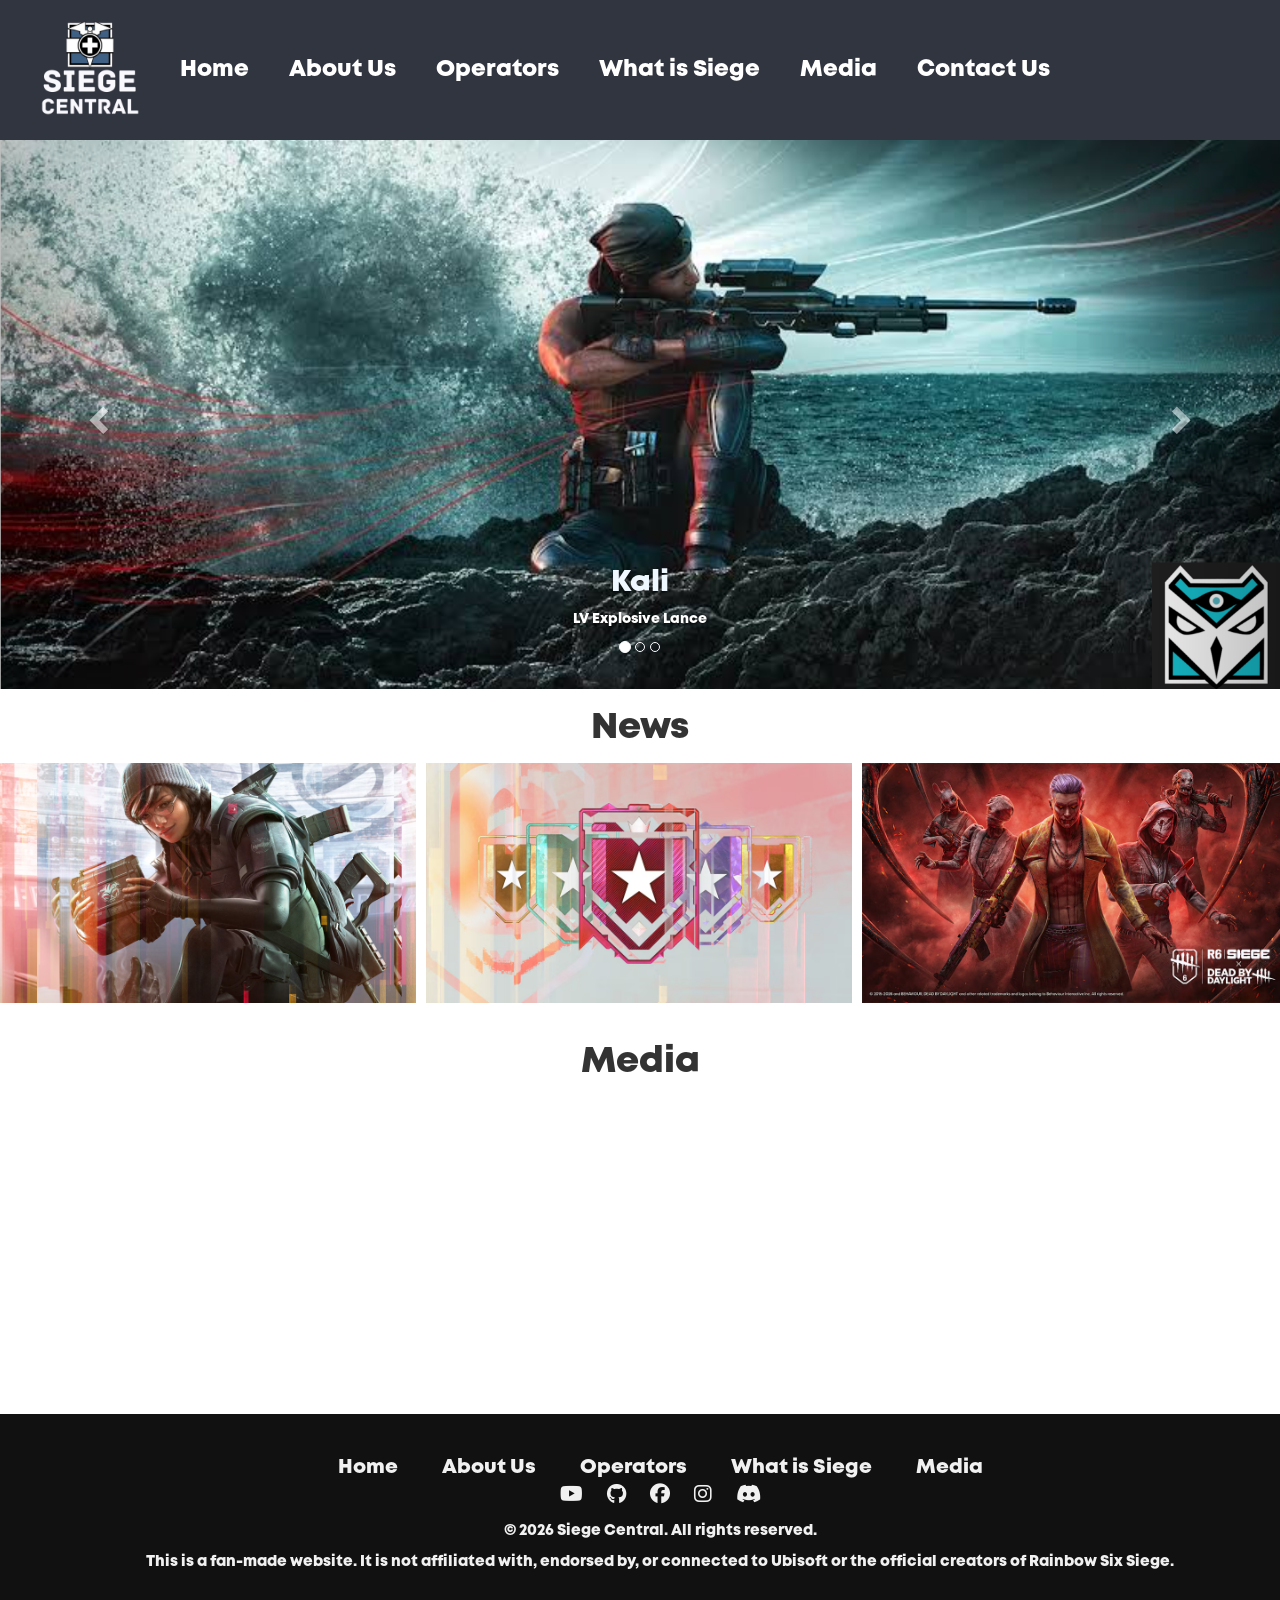
<file: index.html>
<!DOCTYPE html>
<html lang="en">
<head>
  <meta charset="UTF-8">
  <meta name="viewport" content="width=device-width, initial-scale=1.0">
  <title>Siege Central</title>
  <link rel="icon" type="image/x-icon" href="images/Logo.png">
  <link rel="stylesheet" href="https://cdnjs.cloudflare.com/ajax/libs/font-awesome/4.7.0/css/font-awesome.min.css">
  <link rel="stylesheet" href="styles.css">
  <script src="javascript.js"></script>
  <link rel="stylesheet" href="https://maxcdn.bootstrapcdn.com/bootstrap/3.4.1/css/bootstrap.min.css">
  <link rel="stylesheet" href="https://cdnjs.cloudflare.com/ajax/libs/font-awesome/6.5.1/css/all.min.css">
  <script src="https://ajax.googleapis.com/ajax/libs/jquery/3.7.1/jquery.min.js"></script>
  <script src="https://maxcdn.bootstrapcdn.com/bootstrap/3.4.1/js/bootstrap.min.js"></script>
</head>
<body>
<div class="grid-container">
  <!--Navigation bar-->
  <div class="nav-bar" id="nav-bar">
    <ul>
      <a href="index.html">
        <img src="Images/Logo.png" alt="Logo" class="Logo">
      </a>
      <a href="index.html" class="nav">Home</a>
      <a href="about_us.html" class="nav">About Us</a>
      <a href="Operators.html"class="nav">Operators</a>
      <a href="what_is_siege.html" class="nav">What is Siege</a>
      <a href="Media.html" class="nav">Media</a>
      <a href="contact_us.html" class="nav">Contact Us</a>
      <!-- Responsive menu icon-->
      <a href="javascript:void(0);" class="icon"onclick="myFunction()">
        <i class="fa fa-bars"></i>
      </a>
    </ul>

  </div>
  <!-- Hero section carousel-->
     <div id="myCarousel" class="carousel slide" data-ride="carousel">
    <!-- Indicators -->
    <ol class="carousel-indicators">
      <li data-target="#myCarousel" data-slide-to="0" class="active"></li>
      <li data-target="#myCarousel" data-slide-to="1"></li>
      <li data-target="#myCarousel" data-slide-to="2"></li>
    </ol>

    <!-- Wrapper for slides -->
    <div class="carousel-inner">

      <div class="item active">
        <div class="body-img">
          <img src="Images/Kali.png" alt="Kali" class="Kali" width="100%" height="auto">
        </div>
        <div class="carousel-caption">
          <a href="operators.html" class="op-names" style="text-decoration:none; color:aliceblue;">
            <h2>Kali</h2>
          </a>
          <p>LV Explosive Lance</p>
        </div>
      </div>

      <div class="item">
        <img src="Images/Tubarao.jpeg" alt="Tubarao" style="width:100%;">
        <div class="carousel-caption">
        <a href="operators.html" class="op-names" style="text-decoration:none; color:aliceblue;">
          <h2>Tubarao</h2>
        </a>
          <p>Zoto Canister</p>
        </div>
      </div>
    
      <div class="item">
        <img src="Images/image.png" alt="Deimos" style="width:100%;">
        <div class="carousel-caption">
        <a href="operators.html" class="op-names" style="text-decoration:none; color:aliceblue;">
          <h2>Deimos</h2>
        </a>
          <p>Deathmark Tracker</p>
        </div>
      </div>
  
    </div>

    <!-- Left and right controls -->
    <a class="left carousel-control" href="#myCarousel" data-slide="prev">
      <span class="glyphicon glyphicon-chevron-left"></span>
      <span class="sr-only">Previous</span>
    </a>
    <a class="right carousel-control" href="#myCarousel" data-slide="next">
      <span class="glyphicon glyphicon-chevron-right"></span>
      <span class="sr-only">Next</span>
    </a>
  </div>
</div>
  <!--News section-->
  <div class="news">
    <h1>News</h1>
    <div class="row">
      <div class="column">
        <img src="Images/dokkabei.png" width="100%">
        <div class="overlay">Dokkabei rework</div>
      </div>
      <div class="column">
        <img src="Images/Rank3.0.avif" width="100%">
        <div class="overlay">Ranked 3.0 Rework</div>
      </div>
      <div class="column">
        <img src="Images/dbdcollab.avif" width="100%">
        <div class="overlay">Dead by Daylight Collab</div>
      </div>
    </div>
    </div>
  <!--Media section-->
  <div class="media">
    <h1>Media</h1>
    <iframe width="33%" height="315" src="https://www.youtube.com/embed/LThlzHKvd4s?si=Yn6e0jEDKGofUhf2" title="YouTube video player" frameborder="0" allow="accelerometer; autoplay; clipboard-write; encrypted-media; gyroscope; picture-in-picture; web-share" referrerpolicy="strict-origin-when-cross-origin" allowfullscreen></iframe>
    <iframe width="33%" height="315" src="https://www.youtube.com/embed/hwdi_whVDbg?si=ptC27lumT3Irk-fT" title="YouTube video player" frameborder="0" allow="accelerometer; autoplay; clipboard-write; encrypted-media; gyroscope; picture-in-picture; web-share" referrerpolicy="strict-origin-when-cross-origin" allowfullscreen></iframe>
    <iframe width="33%" height="315" src="https://www.youtube.com/embed/5Qhl3EAI0oU?si=VtelX1U6nrJ2UpAR" title="YouTube video player" frameborder="0" allow="accelerometer; autoplay; clipboard-write; encrypted-media; gyroscope; picture-in-picture; web-share" referrerpolicy="strict-origin-when-cross-origin" allowfullscreen></iframe>
  </div>
  <!--Footer section-->
  <div class="footer">
    <ul>
    <div class="links">
      <a href="index.html">Home</a>
      <a href="about_us.html">About Us</a>
      <a href="Operators.html">Operators</a>
      <a href="what_is_siege.html">What is Siege</a>
      <a href="Media.html">Media</a>
    </div>
    <div class="icons">
      <a href="https://www.youtube.com/">
        <i class="fa-brands fa-youtube"></i>
      </a>
      <a href="https://github.com">      
        <i class="fa-brands fa-github"></i>
      </a>
      <a href="https://www.facebook.com/">
        <i class="fa-brands fa-facebook"></i>
      </a>
      <a href="https://www.instagram.com/">
        <i class="fa-brands fa-instagram"></i>
      </a>
      <a href="https://www.discord.com/">
        <i class="fa-brands fa-discord"></i>
      </a>
      </div>
    <div class="copyright">
      <p>© 2026 Siege Central. All rights reserved.</p>
      <p>This is a fan-made website. It is not affiliated with, endorsed by, or connected to Ubisoft or the official creators of Rainbow Six Siege.</p>
    </div>

    
  </ul>
  </div>
</div>
</body>
</html>
</file>
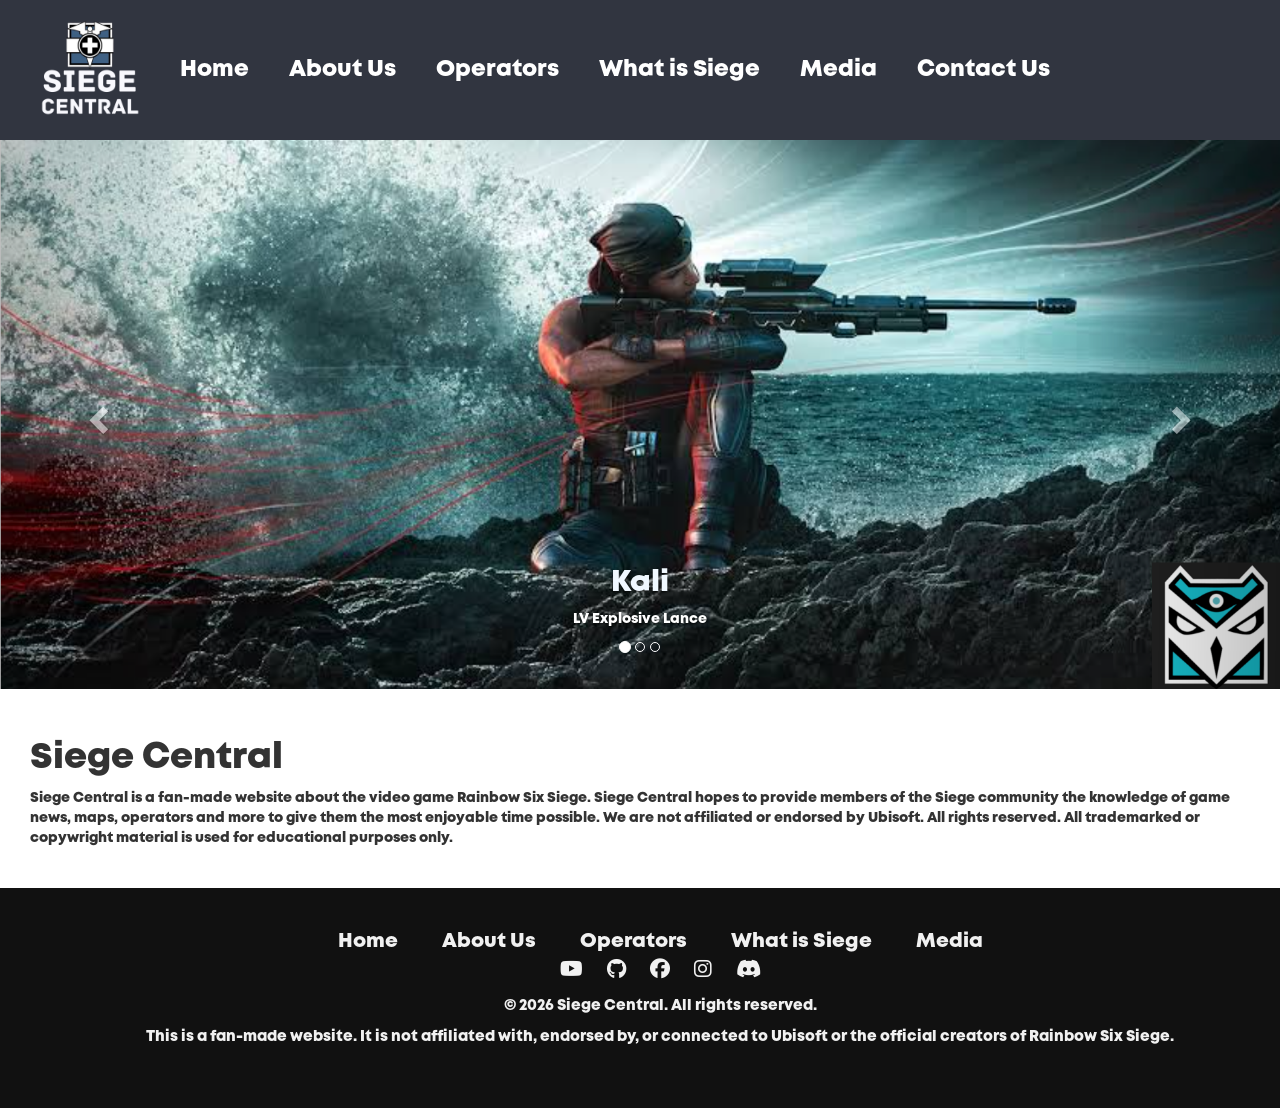
<file: about_us.html>
<!DOCTYPE html>
<html lang="en">
<head>
  <meta charset="UTF-8">
  <meta name="viewport" content="width=device-width, initial-scale=1.0">
  <title>Siege Central</title>
  <link rel="icon" type="image/x-icon" href="images/Logo.png">
  <link rel="stylesheet" href="https://cdnjs.cloudflare.com/ajax/libs/font-awesome/4.7.0/css/font-awesome.min.css">
  <link rel="stylesheet" href="styles.css">
  <script src="javascript.js"></script>
  <link rel="stylesheet" href="https://maxcdn.bootstrapcdn.com/bootstrap/3.4.1/css/bootstrap.min.css">
  <link rel="stylesheet" href="https://cdnjs.cloudflare.com/ajax/libs/font-awesome/6.5.1/css/all.min.css">
  <script src="https://ajax.googleapis.com/ajax/libs/jquery/3.7.1/jquery.min.js"></script>
  <script src="https://maxcdn.bootstrapcdn.com/bootstrap/3.4.1/js/bootstrap.min.js"></script>
</head>
<body>
<div class="grid-container">
  <!--Navigation bar-->
  <div class="nav-bar" id="nav-bar">
    <ul>
      <a href="index.html">
        <img src="Images/Logo.png" alt="Logo" class="Logo">
      </a>
      <a href="index.html" class="nav">Home</a>
      <a href="about_us.html" class="nav">About Us</a>
      <a href="Operators.html"class="nav">Operators</a>
      <a href="what_is_siege.html" class="nav">What is Siege</a>
      <a href="Media.html" class="nav">Media</a>
      <a href="contact_us.html" class="nav">Contact Us</a>
      <!-- Responsive menu icon-->
      <a href="javascript:void(0);" class="icon"onclick="myFunction()">
        <i class="fa fa-bars"></i>
      </a>
    </ul>
  </div>
  <!-- Hero section carousel-->
    <div id="myCarousel" class="carousel slide" data-ride="carousel">
    <ol class="carousel-indicators">
      <li data-target="#myCarousel" data-slide-to="0" class="active"></li>
      <li data-target="#myCarousel" data-slide-to="1"></li>
      <li data-target="#myCarousel" data-slide-to="2"></li>
    </ol>

    <!-- Wrapper for slides -->
    <div class="carousel-inner">

      <div class="item active">
        <div class="body-img">
          <img src="Images/Kali.png" alt="Kali" class="Kali" width="100%" height="auto">
        </div>
        <div class="carousel-caption">
          <a href="operators.html" class="op-names" style="text-decoration:none; color:aliceblue;">
            <h2>Kali</h2>
          </a>
          <p>LV Explosive Lance</p>
        </div>
      </div>

      <div class="item">
        <img src="Images/Tubarao.jpeg" alt="Tubarao" style="width:100%;">
        <div class="carousel-caption">
        <a href="operators.html" class="op-names" style="text-decoration:none; color:aliceblue;">
          <h2>Tubarao</h2>
        </a>
          <p>Zoto Canister</p>
        </div>
      </div>
    
      <div class="item">
        <img src="Images/image.png" alt="Deimos" style="width:100%;">
        <div class="carousel-caption">
        <a href="operators.html" class="op-names" style="text-decoration:none; color:aliceblue;">
          <h2>Deimos</h2>
        </a>
          <p>Deathmark Tracker</p>
        </div>
      </div>
  
    </div>

    <!-- Left and right controls -->
    <a class="left carousel-control" href="#myCarousel" data-slide="prev">
      <span class="glyphicon glyphicon-chevron-left"></span>
      <span class="sr-only">Previous</span>
    </a>
    <a class="right carousel-control" href="#myCarousel" data-slide="next">
      <span class="glyphicon glyphicon-chevron-right"></span>
      <span class="sr-only">Next</span>
    </a>
  </div>
</div>

<!--About us section-->
<div class="about_us">
  <h1>Siege Central</h1>
  <p>Siege Central is a fan-made website about the video game Rainbow Six Siege. Siege Central hopes to provide members of the Siege community the knowledge of game news, maps, operators and more to give them the most enjoyable time possible. We are not affiliated or endorsed by Ubisoft. All rights reserved. All trademarked or copywright material is used for educational purposes only.</p>
</div>

<!--Footer section-->
<div class="footer">
    <ul>
    <div class="links">
      <a href="index.html">Home</a>
      <a href="about_us.html">About Us</a>
      <a href="Operators.html">Operators</a>
      <a href="what_is_siege.html">What is Siege</a>
      <a href="Media.html">Media</a>
    </div>
    <div class="icons">
      <a href="https://www.youtube.com/">
        <i class="fa-brands fa-youtube"></i>
      </a>
      <a href="https://github.com">      
        <i class="fa-brands fa-github"></i>
      </a>
      <a href="https://www.facebook.com/">
        <i class="fa-brands fa-facebook"></i>
      </a>
      <a href="https://www.instagram.com/">
        <i class="fa-brands fa-instagram"></i>
      </a>
      <a href="https://www.discord.com/">
        <i class="fa-brands fa-discord"></i>
      </a>
      </div>
    <div class="copyright">
      <p>© 2026 Siege Central. All rights reserved.</p>
      <p>This is a fan-made website. It is not affiliated with, endorsed by, or connected to Ubisoft or the official creators of Rainbow Six Siege.</p>
    </div>
  </ul>
  </div>
  </div>
</div>
</body>
</html>
</file>
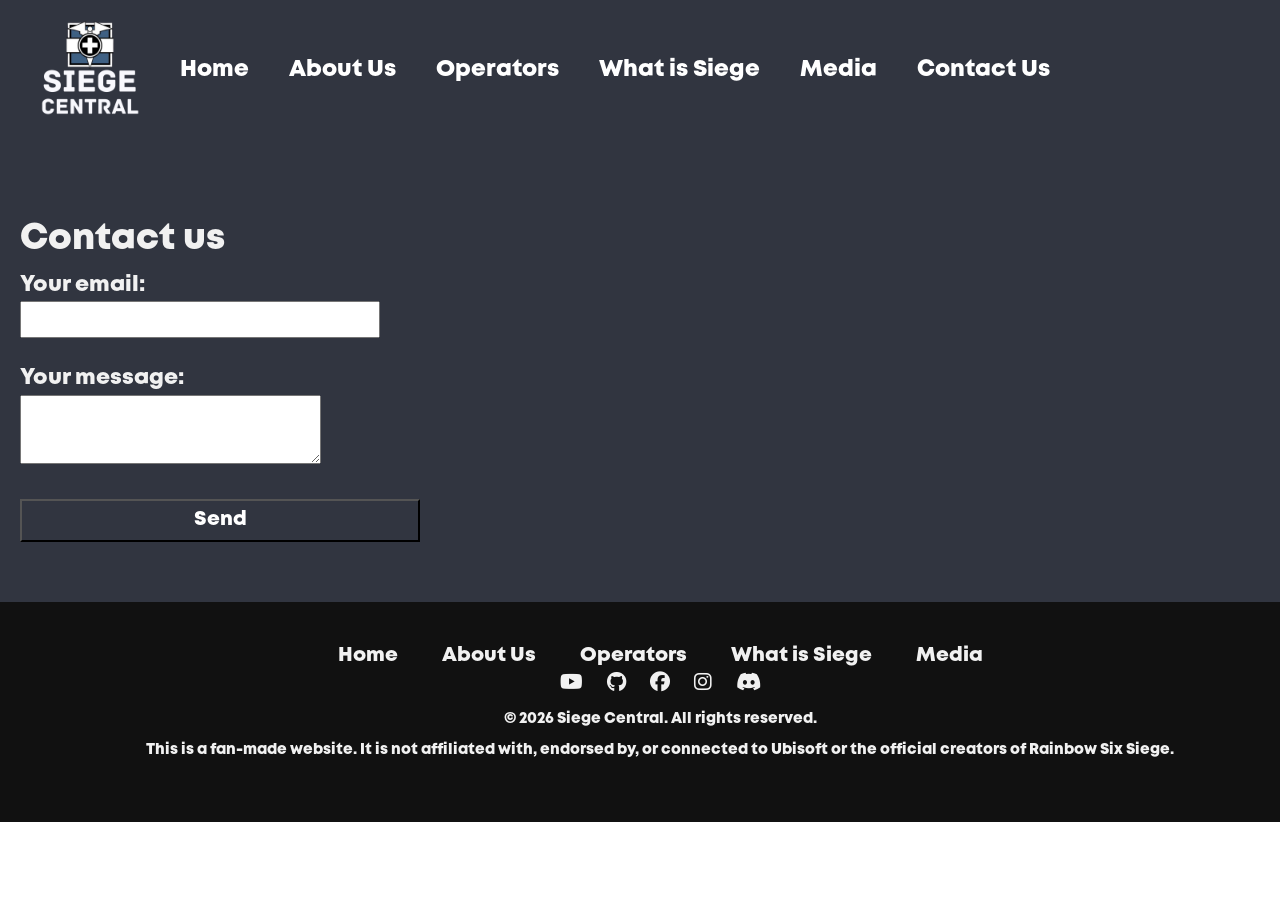
<file: contact_us.html>
<!DOCTYPE html>
<html lang="en">
<head>
  <meta charset="UTF-8">
  <meta name="viewport" content="width=device-width, initial-scale=1.0">
  <title>Siege Central</title>
  <link rel="icon" type="image/x-icon" href="images/Logo.png">
  <link rel="stylesheet" href="https://cdnjs.cloudflare.com/ajax/libs/font-awesome/4.7.0/css/font-awesome.min.css">
  <link rel="stylesheet" href="styles.css">
  <script src="javascript.js"></script>
  <link rel="stylesheet" href="https://maxcdn.bootstrapcdn.com/bootstrap/3.4.1/css/bootstrap.min.css">
  <link rel="stylesheet" href="https://cdnjs.cloudflare.com/ajax/libs/font-awesome/6.5.1/css/all.min.css">
  <script src="https://ajax.googleapis.com/ajax/libs/jquery/3.7.1/jquery.min.js"></script>
  <script src="https://maxcdn.bootstrapcdn.com/bootstrap/3.4.1/js/bootstrap.min.js"></script>
</head>
<body>
<div class="grid-container">
  <!--Navigation bar-->
  <div class="nav-bar" id="nav-bar">
    <ul>
      <a href="index.html">
        <img src="Images/Logo.png" alt="Logo" class="Logo">
      </a>
      <a href="index.html" class="nav">Home</a>
      <a href="about_us.html" class="nav">About Us</a>
      <a href="Operators.html"class="nav">Operators</a>
      <a href="what_is_siege.html" class="nav">What is Siege</a>
      <a href="Media.html" class="nav">Media</a>
      <a href="contact_us.html" class="nav">Contact Us</a>
      <!-- Responsive menu icon-->
      <a href="javascript:void(0);" class="icon"onclick="myFunction()">
        <i class="fa fa-bars"></i>
      </a>
    </ul>
  </div>
  <!--Contact us section-->
<div class="Contact_us">
  <h1>Contact us</h1>
  <div class="form">
    <form action="https://formspree.io/f/mwlkedyz" method="POST">
    <label>
     Your email:
      <input type="email" name="email" required>
    </label>
    <label>
     Your message:
     <textarea name="message" required></textarea>
   </label>
    <button type="submit" class="btn-send">Send</button>
</form>
</div>
</div>
<!--Footer section-->
<div class="footer">
    <ul>
    <div class="links">
      <a href="index.html">Home</a>
      <a href="about_us.html">About Us</a>
      <a href="Operators.html">Operators</a>
      <a href="what_is_siege.html">What is Siege</a>
      <a href="Media.html">Media</a>
    </div>
    <div class="icons">
      <a href="https://www.youtube.com/">
        <i class="fa-brands fa-youtube"></i>
      </a>
      <a href="https://github.com">      
        <i class="fa-brands fa-github"></i>
      </a>
      <a href="https://www.facebook.com/">
        <i class="fa-brands fa-facebook"></i>
      </a>
      <a href="https://www.instagram.com/">
        <i class="fa-brands fa-instagram"></i>
      </a>
      <a href="https://www.discord.com/">
        <i class="fa-brands fa-discord"></i>
      </a>
      </div>
    <div class="copyright">
      <p>© 2026 Siege Central. All rights reserved.</p>
      <p>This is a fan-made website. It is not affiliated with, endorsed by, or connected to Ubisoft or the official creators of Rainbow Six Siege.</p>
    </div>
  </ul>
  </div>
  </div>
</div>
</body>
</html>
</file>
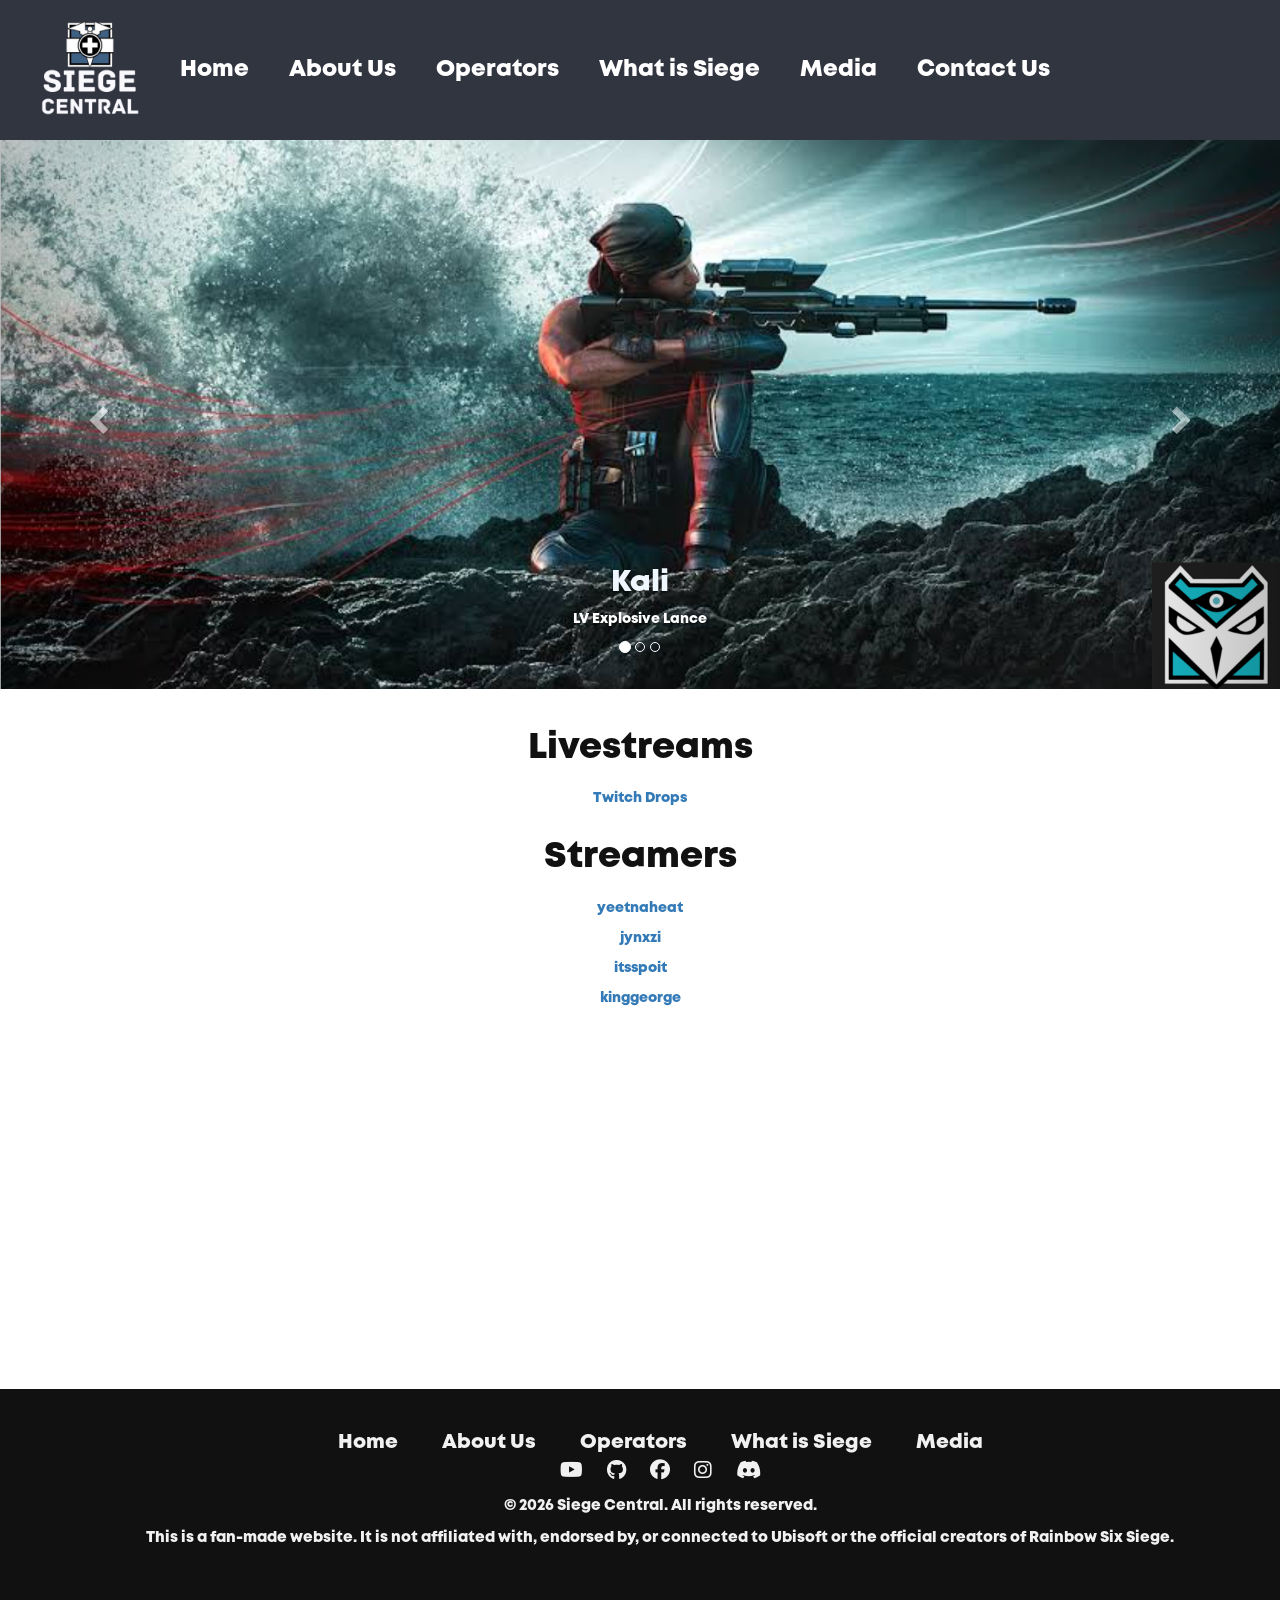
<file: Media.html>
<!DOCTYPE html>
<html lang="en">
<head>
  <meta charset="UTF-8">
  <meta name="viewport" content="width=device-width, initial-scale=1.0">
  <title>Siege Central</title>
  <link rel="icon" type="image/x-icon" href="images/Logo.png">
  <link rel="stylesheet" href="https://cdnjs.cloudflare.com/ajax/libs/font-awesome/4.7.0/css/font-awesome.min.css">
  <link rel="stylesheet" href="styles.css">
  <script src="javascript.js"></script>
  <link rel="stylesheet" href="https://maxcdn.bootstrapcdn.com/bootstrap/3.4.1/css/bootstrap.min.css">
  <link rel="stylesheet" href="https://cdnjs.cloudflare.com/ajax/libs/font-awesome/6.5.1/css/all.min.css">
  <script src="https://ajax.googleapis.com/ajax/libs/jquery/3.7.1/jquery.min.js"></script>
  <script src="https://maxcdn.bootstrapcdn.com/bootstrap/3.4.1/js/bootstrap.min.js"></script>
</head>
<body>
<div class="grid-container">
  <!--Navigation bar-->
  <div class="nav-bar" id="nav-bar">
    <ul>
      <a href="index.html">
        <img src="Images/Logo.png" alt="Logo" class="Logo">
      </a>
      <a href="index.html" class="nav">Home</a>
      <a href="about_us.html" class="nav">About Us</a>
      <a href="Operators.html"class="nav">Operators</a>
      <a href="what_is_siege.html" class="nav">What is Siege</a>
      <a href="Media.html" class="nav">Media</a>
      <a href="contact_us.html" class="nav">Contact Us</a>
      <!-- Responsive menu icon-->
      <a href="javascript:void(0);" class="icon"onclick="myFunction()">
        <i class="fa fa-bars"></i>
      </a>
    </ul>
  </div>
  <!-- Hero section carousel-->
     <div id="myCarousel" class="carousel slide" data-ride="carousel">
    <!-- Indicators -->
    <ol class="carousel-indicators">
      <li data-target="#myCarousel" data-slide-to="0" class="active"></li>
      <li data-target="#myCarousel" data-slide-to="1"></li>
      <li data-target="#myCarousel" data-slide-to="2"></li>
    </ol>

    <!-- Wrapper for slides -->
    <div class="carousel-inner">

      <div class="item active">
        <div class="body-img">
          <img src="Images/Kali.png" alt="Kali" class="Kali" width="100%" height="auto">
        </div>
        <div class="carousel-caption">
          <a href="operators.html" class="op-names" style="text-decoration:none; color:aliceblue;">
            <h2>Kali</h2>
          </a>
          <p>LV Explosive Lance</p>
        </div>
      </div>

      <div class="item">
        <img src="Images/Tubarao.jpeg" alt="Tubarao" style="width:100%;">
        <div class="carousel-caption">
        <a href="operators.html" class="op-names" style="text-decoration:none; color:aliceblue;">
          <h2>Tubarao</h2>
        </a>
          <p>Zoto Canister</p>
        </div>
      </div>
    
      <div class="item">
        <img src="Images/image.png" alt="Deimos" style="width:100%;">
        <div class="carousel-caption">
        <a href="operators.html" class="op-names" style="text-decoration:none; color:aliceblue;">
          <h2>Deimos</h2>
        </a>
          <p>Deathmark Tracker</p>
        </div>
      </div>
  
    </div>

    <!-- Left and right controls -->
    <a class="left carousel-control" href="#myCarousel" data-slide="prev">
      <span class="glyphicon glyphicon-chevron-left"></span>
      <span class="sr-only">Previous</span>
    </a>
    <a class="right carousel-control" href="#myCarousel" data-slide="next">
      <span class="glyphicon glyphicon-chevron-right"></span>
      <span class="sr-only">Next</span>
    </a>
  </div>
</div>
<!--Livestreams section-->
<div class="livestreams">
  <h1>Livestreams</h1>
  <a href="https://twitchdrops.app/game/tom-clancys-rainbow-six-siege">Twitch Drops</a>
  <h1>Streamers</h1>
  <a href="https://www.twitch.tv/yeetnaheat">yeetnaheat</a>
  <a href="https://twitch.tv/jynxzi">jynxzi</a>
  <a href="https://www.twitch.tv/itsspoit">itsspoit</a>
  <a href="https://www.twitch.tv/kinggeorge">kinggeorge</a>
</div>
<div class="videos">
  <iframe width="24.5%" height="315" src="https://www.youtube.com/embed/PbIUFBtpnCY?si=etRcniBxp8WzpjSh" title="YouTube video player" frameborder="0" allow="accelerometer; autoplay; clipboard-write; encrypted-media; gyroscope; picture-in-picture; web-share" referrerpolicy="strict-origin-when-cross-origin" allowfullscreen></iframe>
  <iframe width="24.5%" height="315" src="https://www.youtube.com/embed/x6nClFB0ZTA?si=3wsGakMVO32a7ZJE" title="YouTube video player" frameborder="0" allow="accelerometer; autoplay; clipboard-write; encrypted-media; gyroscope; picture-in-picture; web-share" referrerpolicy="strict-origin-when-cross-origin" allowfullscreen></iframe>
  <iframe width="24.5%" height="315" src="https://www.youtube.com/embed/bnoCNzqpfgw?si=igYL9lGyXE9UN2UW" title="YouTube video player" frameborder="0" allow="accelerometer; autoplay; clipboard-write; encrypted-media; gyroscope; picture-in-picture; web-share" referrerpolicy="strict-origin-when-cross-origin" allowfullscreen></iframe>
  <iframe width="24.5%" height="315" src="https://www.youtube.com/embed/xZMknVVWZRY?si=wHz-IgG8m6e_tM9l" title="YouTube video player" frameborder="0" allow="accelerometer; autoplay; clipboard-write; encrypted-media; gyroscope; picture-in-picture; web-share" referrerpolicy="strict-origin-when-cross-origin" allowfullscreen></iframe>
</div>

<!--Footer section-->
<div class="footer">
    <ul>
    <div class="links">
      <a href="index.html">Home</a>
      <a href="about_us.html">About Us</a>
      <a href="Operators.html">Operators</a>
      <a href="what_is_siege.html">What is Siege</a>
      <a href="Media.html">Media</a>
    </div>
    <div class="icons">
      <a href="https://www.youtube.com/">
        <i class="fa-brands fa-youtube"></i>
      </a>
      <a href="https://github.com">      
        <i class="fa-brands fa-github"></i>
      </a>
      <a href="https://www.facebook.com/">
        <i class="fa-brands fa-facebook"></i>
      </a>
      <a href="https://www.instagram.com/">
        <i class="fa-brands fa-instagram"></i>
      </a>
      <a href="https://www.discord.com/">
        <i class="fa-brands fa-discord"></i>
      </a>
      </div>
    <div class="copyright">
      <p>© 2026 Siege Central. All rights reserved.</p>
      <p>This is a fan-made website. It is not affiliated with, endorsed by, or connected to Ubisoft or the official creators of Rainbow Six Siege.</p>
    </div>
  </ul>
  </div>
  </div>
</div>
</body>
</html>
</file>
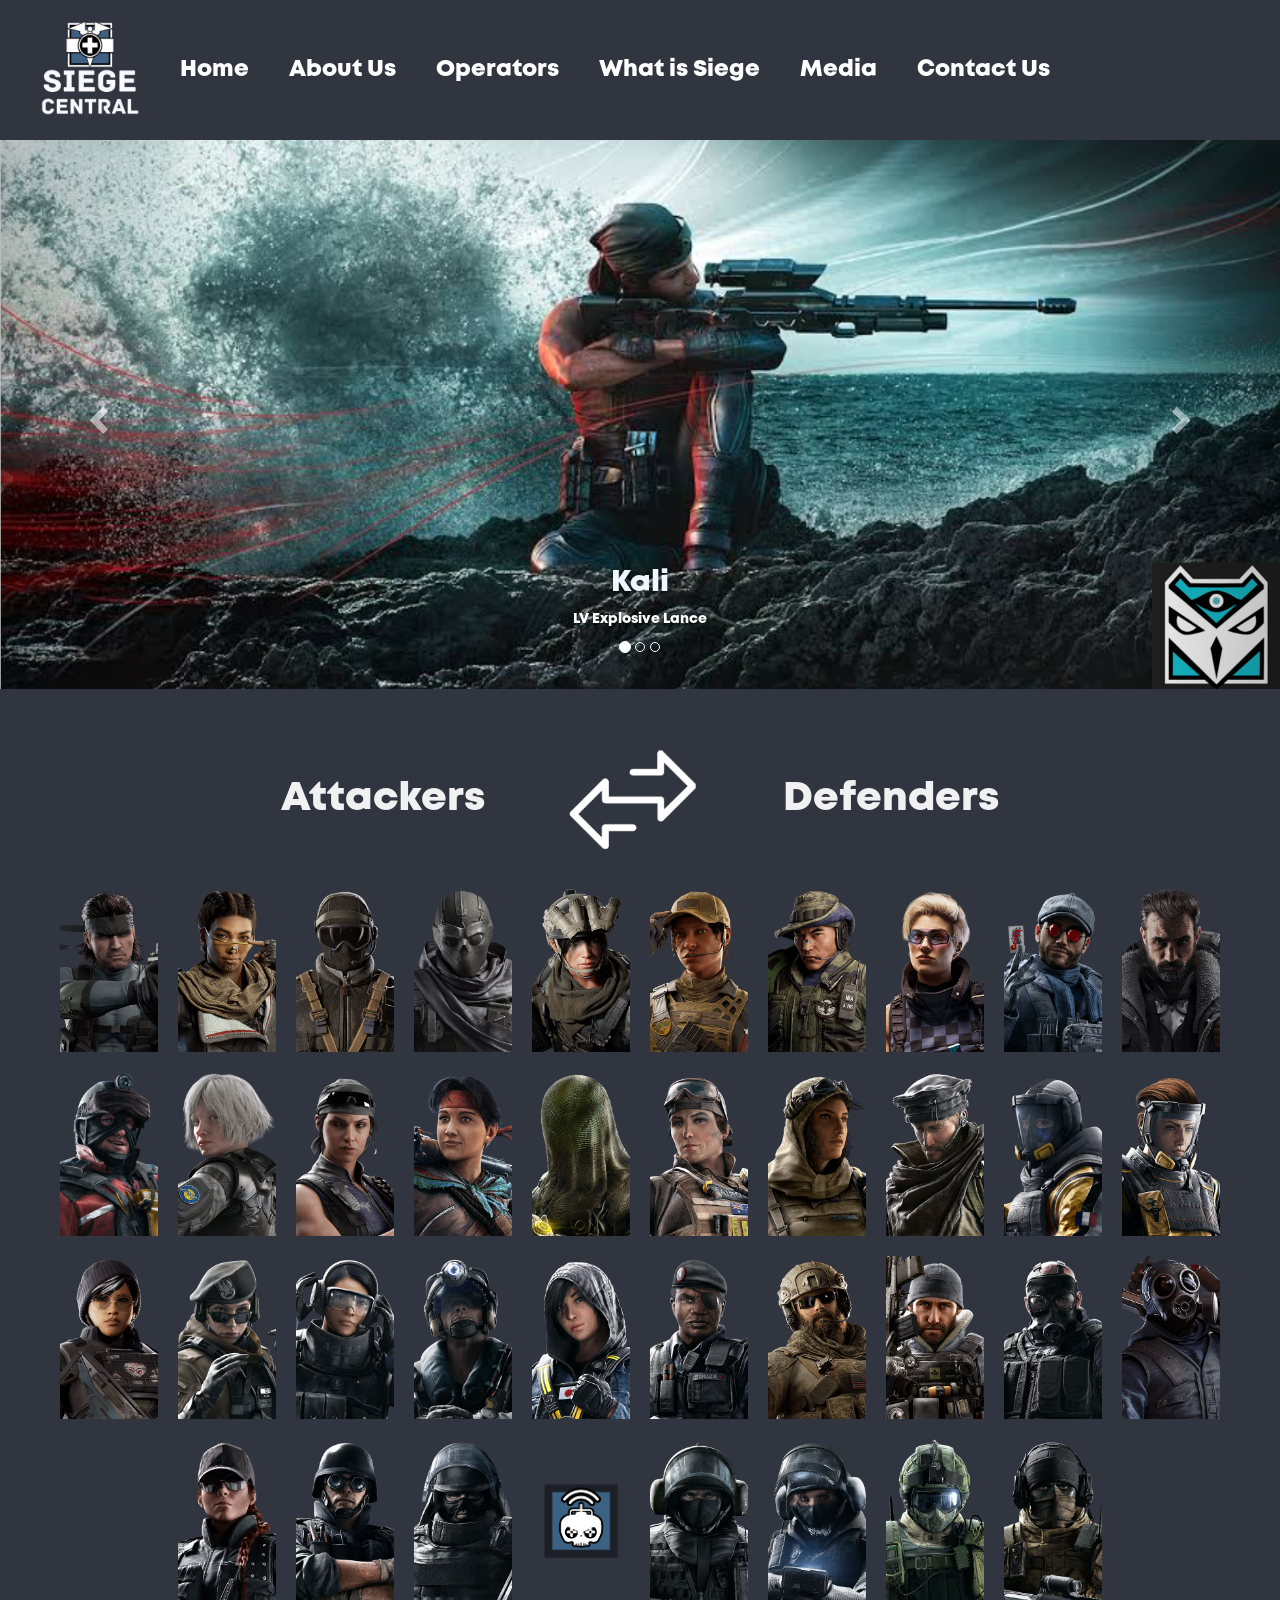
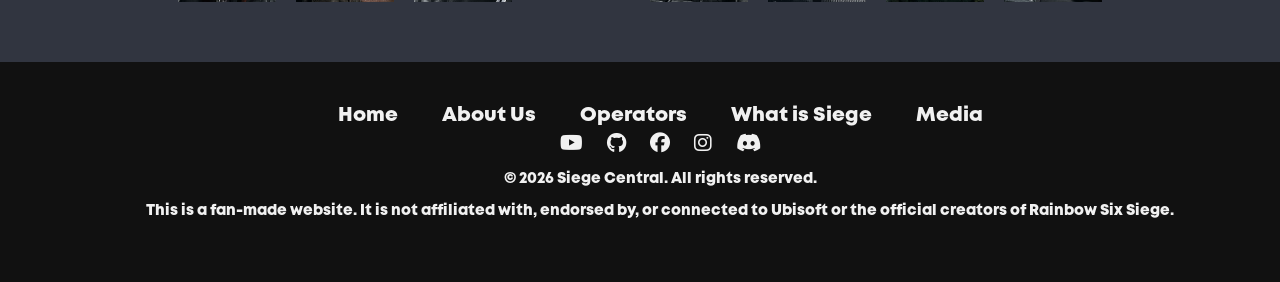
<file: Operators.html>
<!DOCTYPE html>
<html lang="en">
<head>
  <meta charset="UTF-8">
  <meta name="viewport" content="width=device-width, initial-scale=1.0">
  <title>Siege Central</title>
  <link rel="icon" type="image/x-icon" href="images/Logo.png">
  <link rel="stylesheet" href="https://cdnjs.cloudflare.com/ajax/libs/font-awesome/4.7.0/css/font-awesome.min.css">
  <link rel="stylesheet" href="styles.css">
  <script src="javascript.js"></script>
  <link rel="stylesheet" href="https://maxcdn.bootstrapcdn.com/bootstrap/3.4.1/css/bootstrap.min.css">
  <link rel="stylesheet" href="https://cdnjs.cloudflare.com/ajax/libs/font-awesome/6.5.1/css/all.min.css">
  <script src="https://ajax.googleapis.com/ajax/libs/jquery/3.7.1/jquery.min.js"></script>
  <script src="https://maxcdn.bootstrapcdn.com/bootstrap/3.4.1/js/bootstrap.min.js"></script>
</head>
<body>
<div class="grid-container">
  <!--Navigation bar-->
  <div class="nav-bar" id="nav-bar">
    <ul>
      <a href="index.html">
        <img src="Images/Logo.png" alt="Logo" class="Logo">
      </a>
      <a href="index.html" class="nav">Home</a>
      <a href="about_us.html" class="nav">About Us</a>
      <a href="Operators.html"class="nav">Operators</a>
      <a href="what_is_siege.html" class="nav">What is Siege</a>
      <a href="Media.html" class="nav">Media</a>
      <a href="contact_us.html" class="nav">Contact Us</a>
      <!-- Responsive menu icon-->
      <a href="javascript:void(0);" class="icon"onclick="myFunction()">
        <i class="fa fa-bars"></i>
      </a>
    </ul>
  </div>
  <!-- Hero section carousel-->
     <div id="myCarousel" class="carousel slide" data-ride="carousel">
    <!-- Indicators -->
    <ol class="carousel-indicators">
      <li data-target="#myCarousel" data-slide-to="0" class="active"></li>
      <li data-target="#myCarousel" data-slide-to="1"></li>
      <li data-target="#myCarousel" data-slide-to="2"></li>
    </ol>

    <!-- Wrapper for slides -->
    <div class="carousel-inner">

      <div class="item active">
        <div class="body-img">
          <img src="Images/Kali.png" alt="Kali" class="Kali" width="100%" height="auto">
        </div>
        <div class="carousel-caption">
          <a href="operators.html" class="op-names" style="text-decoration:none; color:aliceblue;">
            <h2>Kali</h2>
          </a>
          <p>LV Explosive Lance</p>
        </div>
      </div>

      <div class="item">
        <img src="Images/Tubarao.jpeg" alt="Tubarao" style="width:100%;">
        <div class="carousel-caption">
        <a href="operators.html" class="op-names" style="text-decoration:none; color:aliceblue;">
          <h2>Tubarao</h2>
        </a>
          <p>Zoto Canister</p>
        </div>
      </div>
    
      <div class="item">
        <img src="Images/image.png" alt="Deimos" style="width:100%;">
        <div class="carousel-caption">
        <a href="operators.html" class="op-names" style="text-decoration:none; color:aliceblue;">
          <h2>Deimos</h2>
        </a>
          <p>Deathmark Tracker</p>
        </div>
      </div>
  
    </div>

    <!-- Left and right controls -->
    <a class="left carousel-control" href="#myCarousel" data-slide="prev">
      <span class="glyphicon glyphicon-chevron-left"></span>
      <span class="sr-only">Previous</span>
    </a>
    <a class="right carousel-control" href="#myCarousel" data-slide="next">
      <span class="glyphicon glyphicon-chevron-right"></span>
      <span class="sr-only">Next</span>
    </a>
  </div>
</div>

<div class="operators">
  <button class="btn-attackers">Attackers</button>
  <button class="btn-arrows">
    <img src="Images/Arrows.png" alt="Arrows" class="Arrows" height="100px">
  </button>
  <button class="btn-defenders">Defenders</button>
  <div class="attackers">
    <img src="Images/SolidSnake.avif">
    <img src="Images/Rauora.avif">
    <img src="Images/Striker.avif">
    <img src="Images/Deimos.avif">
    <img src="Images/Ram.avif">
    <img src="Images/Brava.avif">
    <img src="Images/Grim.avif">
    <img src="Images/Osa.avif">
    <img src="Images/Flores.avif">
    <img src="Images/Zero.avif">
    <img src="Images/Ace.avif">
    <img src="Images/Iana.avif">
    <img src="Images/Kali.avif">
    <img src="Images/Amaru.avif">
    <img src="Images/Nokk.avif">
    <img src="Images/Gridlock.avif">
    <img src="Images/Nomad.avif">
    <img src="Images/Maverick.avif">
    <img src="Images/Lion.avif">
    <img src="Images/Finka.avif">
    <img src="Images/Dokkabei.avif">
    <img src="Images/Zofia.avif">
    <img src="Images/Ying.avif">
    <img src="Images/Jackal.avif">
    <img src="Images/Hibana.avif">
    <img src="Images/Capitao.avif">
    <img src="Images/Blackbeard.avif">
    <img src="Images/Buck.avif">
    <img src="Images/Sledge.avif">
    <img src="Images/Thatcher.avif">
    <img src="Images/Ash.avif">
    <img src="Images/Thermite.avif">
    <img src="Images/Montagne.avif">
    <img src="Images/Twitch.png">
    <img src="Images/Blitz.avif">
    <img src="Images/IQ.avif">
    <img src="Images/Fuze.avif">
    <img src="Images/Glaz.avif">
  </div>
  <div class="defenders hidden fade-out-state">
    <img src="Images/Noor.avif">
    <img src="Images/Denari.avif">
    <img src="Images/Skopos.avif">
    <img src="Images/Sentry.avif">
    <img src="Images/Tubarao.avif">
    <img src="Images/Fenrir.avif">
    <img src="Images/Solis.avif">
    <img src="Images/Azami.avif">
    <img src="Images/Thorn.avif">
    <img src="Images/Thunderbird.avif">
    <img src="Images/Aruni.avif">
    <img src="Images/Melusi.avif">
    <img src="Images/Oryx.avif">
    <img src="Images/Wamai.avif">
    <img src="Images/Goyo.avif">
    <img src="Images/Warden.avif">
    <img src="Images/Mozzie.avif">
    <img src="Images/Kaid.avif">
    <img src="Images/Clash.avif">
    <img src="Images/Maestro.avif">
    <img src="Images/Alibi.avif">
    <img src="Images/Vigil.avif">
    <img src="Images/Ela.avif">
    <img src="Images/Lesion.avif">
    <img src="Images/Mira.avif">
    <img src="Images/Echo.avif">
    <img src="Images/Caveira.avif">
    <img src="Images/Valkyrie.avif">
    <img src="Images/Frost.avif">
    <img src="Images/Mute.avif">
    <img src="Images/Smoke.avif">
    <img src="Images/Castle.avif">
    <img src="Images/Pulse.avif">
    <img src="Images/Doc.avif">
    <img src="Images/Rook.avif">
    <img src="Images/Jager.avif">
    <img src="Images/Bandit.avif">
    <img src="Images/Tachanka.avif">
    <img src="Images/Kapkan.avif">
  </div>
</div>
<!--Footer section-->
<div class="footer">
    <ul>
    <div class="links">
      <a href="index.html">Home</a>
      <a href="about_us.html">About Us</a>
      <a href="Operators.html">Operators</a>
      <a href="what_is_siege.html">What is Siege</a>
      <a href="Media.html">Media</a>
    </div>
    <div class="icons">
      <a href="https://www.youtube.com/">
        <i class="fa-brands fa-youtube"></i>
      </a>
      <a href="https://github.com">      
        <i class="fa-brands fa-github"></i>
      </a>
      <a href="https://www.facebook.com/">
        <i class="fa-brands fa-facebook"></i>
      </a>
      <a href="https://www.instagram.com/">
        <i class="fa-brands fa-instagram"></i>
      </a>
      <a href="https://www.discord.com/">
        <i class="fa-brands fa-discord"></i>
      </a>
      </div>
    <div class="copyright">
      <p>© 2026 Siege Central. All rights reserved.</p>
      <p>This is a fan-made website. It is not affiliated with, endorsed by, or connected to Ubisoft or the official creators of Rainbow Six Siege.</p>
    </div>
  </ul>
  </div>
  </div>
</div>
</body>
</html>
</file>
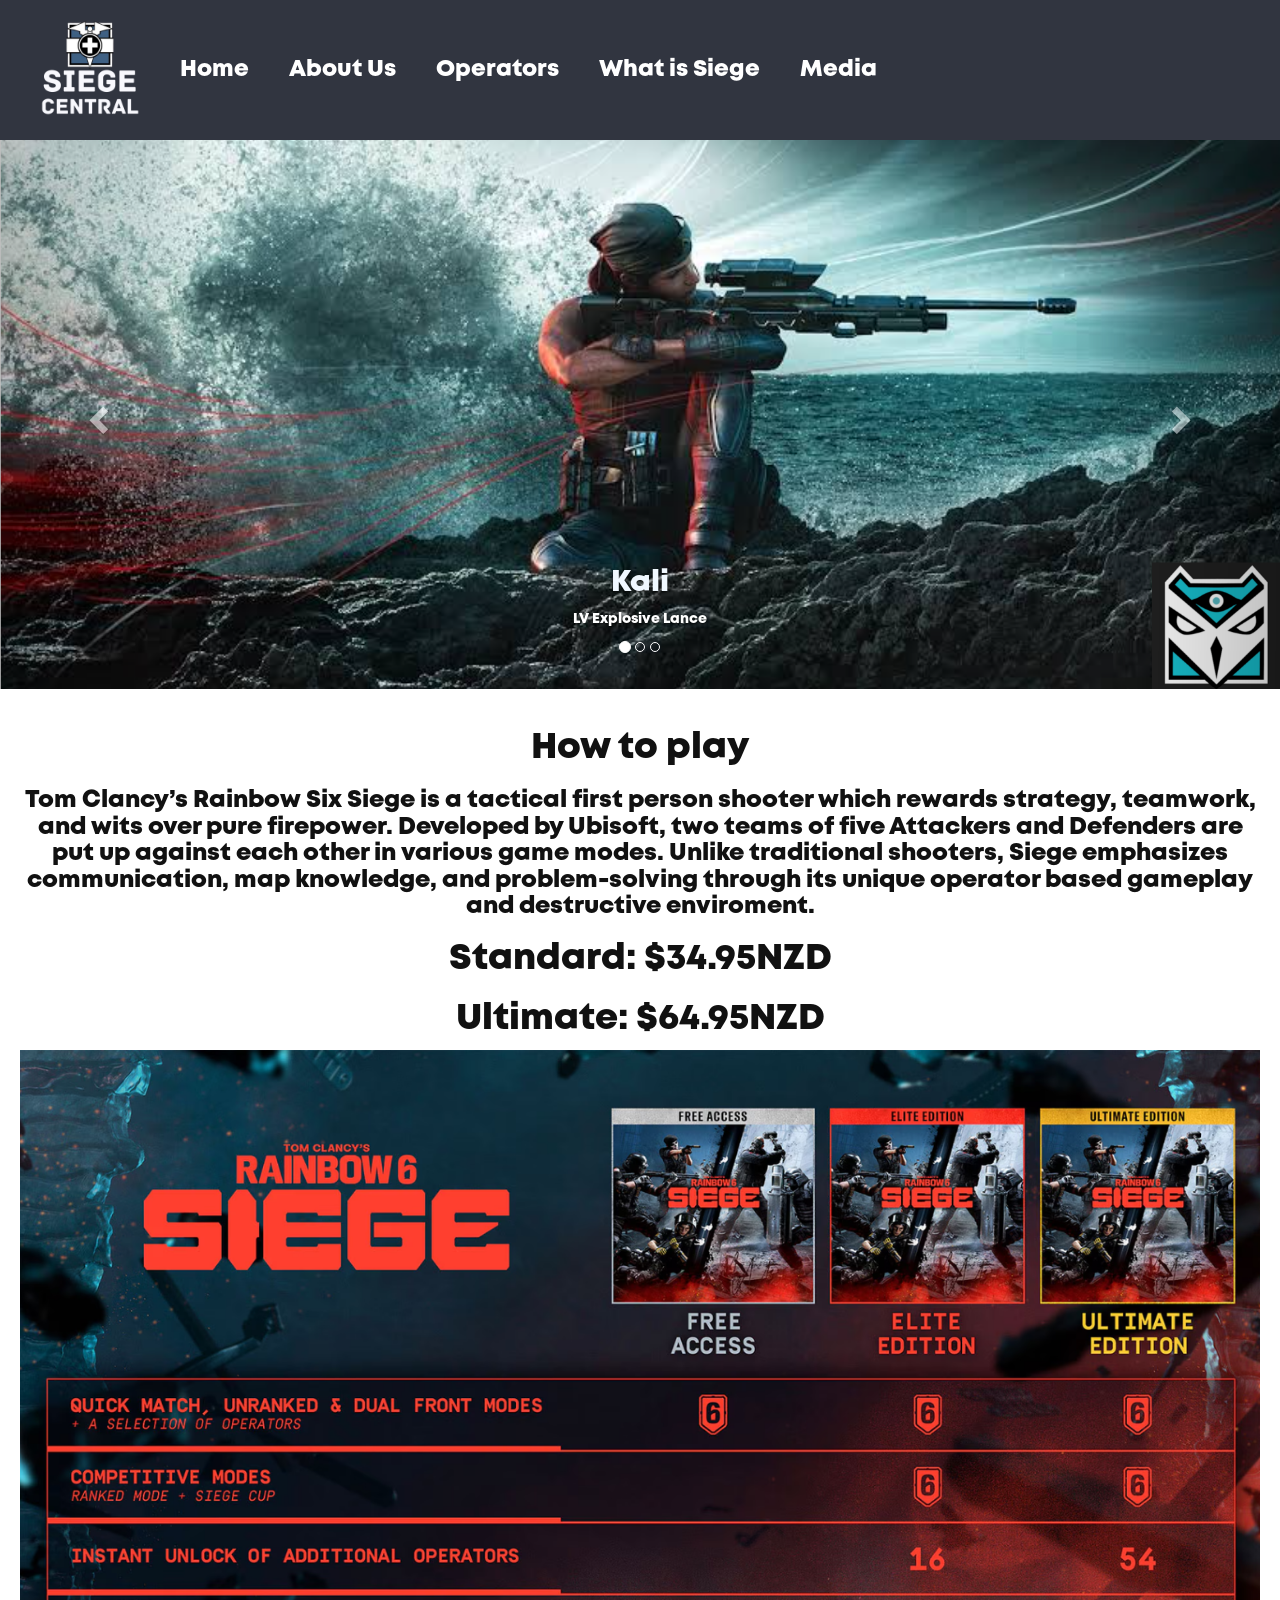
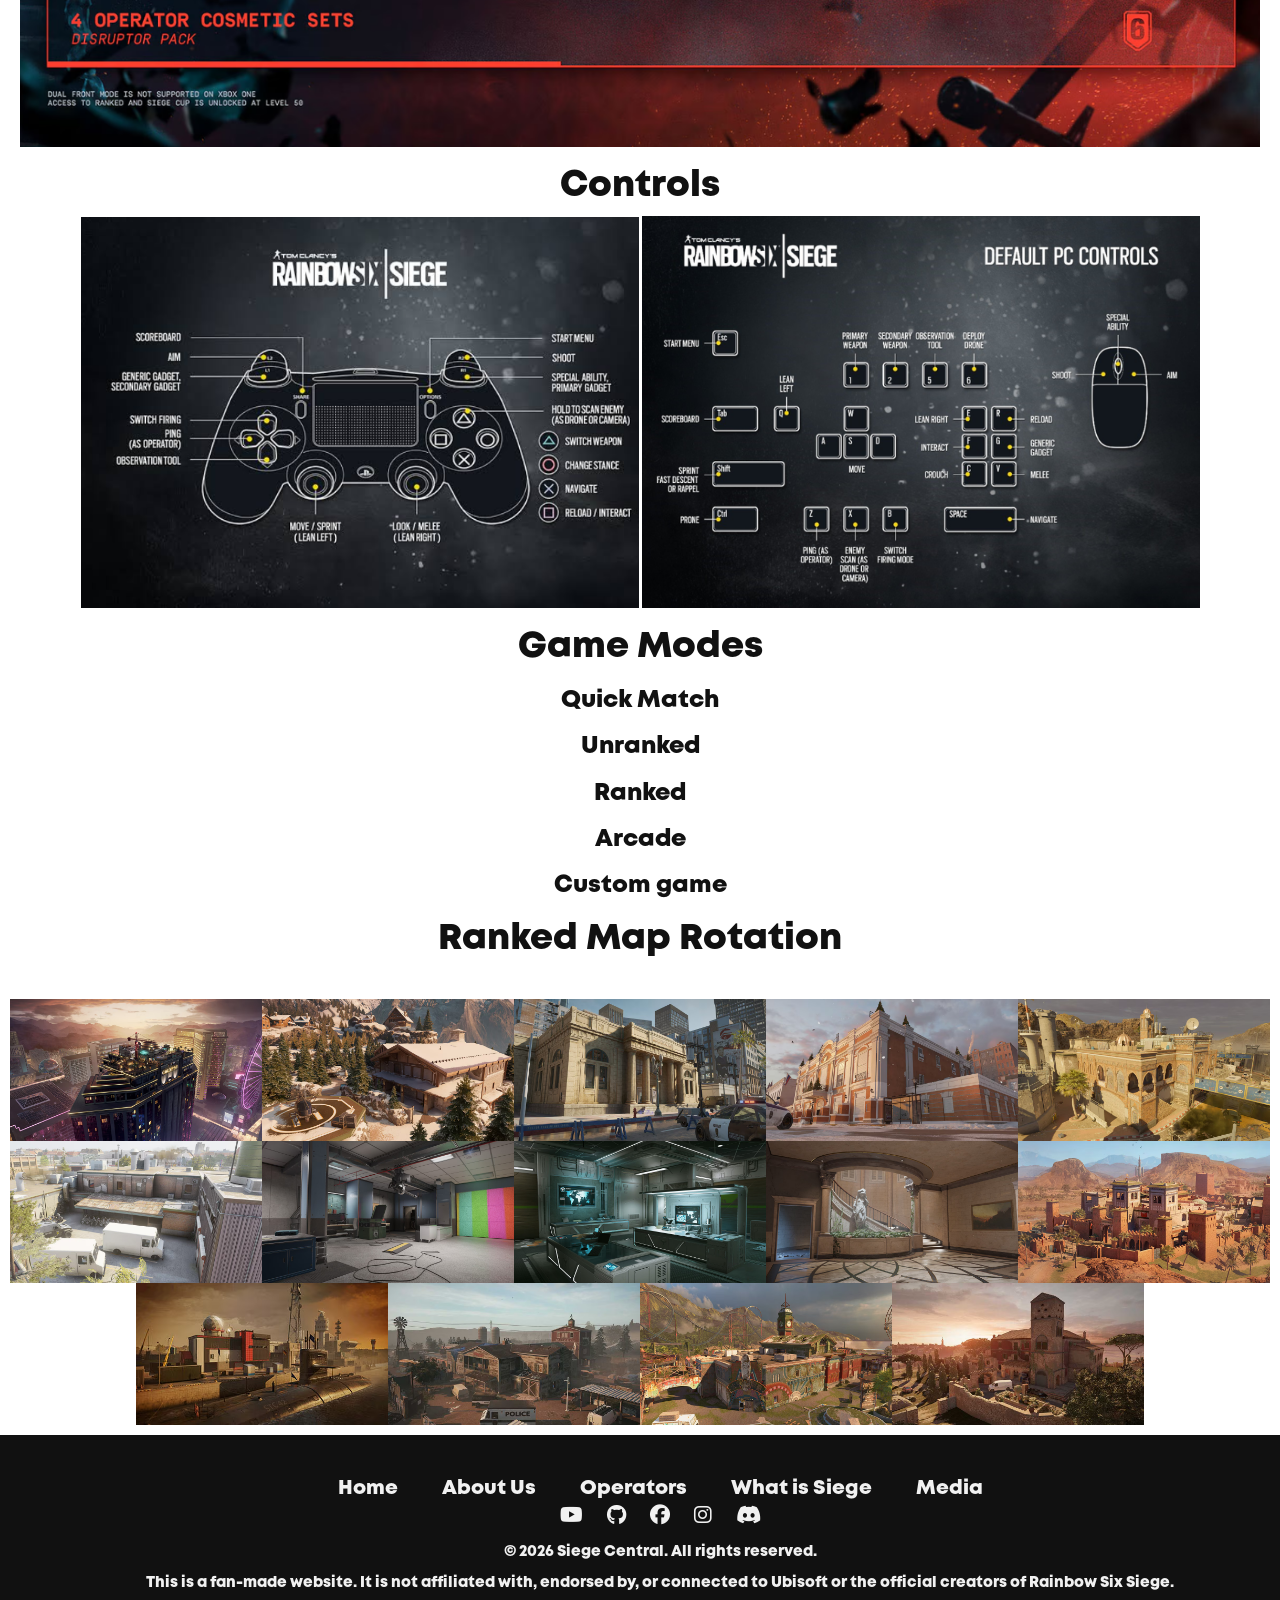
<file: what_is_siege.html>
<!DOCTYPE html>
<html lang="en">
<head>
  <meta charset="UTF-8">
  <meta name="viewport" content="width=device-width, initial-scale=1.0">
  <title>Siege Central</title>
  <link rel="icon" type="image/x-icon" href="images/Logo.png">
  <link rel="stylesheet" href="https://cdnjs.cloudflare.com/ajax/libs/font-awesome/4.7.0/css/font-awesome.min.css">
  <link rel="stylesheet" href="styles.css">
  <script src="javascript.js"></script>
  <link rel="stylesheet" href="https://maxcdn.bootstrapcdn.com/bootstrap/3.4.1/css/bootstrap.min.css">
  <link rel="stylesheet" href="https://cdnjs.cloudflare.com/ajax/libs/font-awesome/6.5.1/css/all.min.css">
  <script src="https://ajax.googleapis.com/ajax/libs/jquery/3.7.1/jquery.min.js"></script>
  <script src="https://maxcdn.bootstrapcdn.com/bootstrap/3.4.1/js/bootstrap.min.js"></script>
</head>
<body>
<div class="grid-container">
  <!--Navigation bar-->
  <div class="nav-bar" id="nav-bar">
    <ul>
      <a href="index.html">
        <img src="Images/Logo.png" alt="Logo" class="Logo">
      </a>
      <a href="index.html" class="nav">Home</a>
      <a href="about_us.html" class="nav">About Us</a>
      <a href="Operators.html"class="nav">Operators</a>
      <a href="what_is_siege.html" class="nav">What is Siege</a>
      <a href="Media.html" class="nav">Media</a>
      <!-- Responsive menu icon-->
      <a href="javascript:void(0);" class="icon"onclick="myFunction()">
        <i class="fa fa-bars"></i>
      </a>
    </ul>
  </div>
  <!-- Hero section carousel-->
     <div id="myCarousel" class="carousel slide" data-ride="carousel">
    <!-- Indicators -->
    <ol class="carousel-indicators">
      <li data-target="#myCarousel" data-slide-to="0" class="active"></li>
      <li data-target="#myCarousel" data-slide-to="1"></li>
      <li data-target="#myCarousel" data-slide-to="2"></li>
    </ol>

    <!-- Wrapper for slides -->
    <div class="carousel-inner">

      <div class="item active">
        <div class="body-img">
          <img src="Images/Kali.png" alt="Kali" class="Kali" width="100%" height="auto">
        </div>
        <div class="carousel-caption">
          <a href="operators.html" class="op-names" style="text-decoration:none; color:aliceblue;">
            <h2>Kali</h2>
          </a>
          <p>LV Explosive Lance</p>
        </div>
      </div>

      <div class="item">
        <img src="Images/Tubarao.jpeg" alt="Tubarao" style="width:100%;">
        <div class="carousel-caption">
        <a href="operators.html" class="op-names" style="text-decoration:none; color:aliceblue;">
          <h2>Tubarao</h2>
        </a>
          <p>Zoto Canister</p>
        </div>
      </div>
    
      <div class="item">
        <img src="Images/image.png" alt="Deimos" style="width:100%;">
        <div class="carousel-caption">
        <a href="operators.html" class="op-names" style="text-decoration:none; color:aliceblue;">
          <h2>Deimos</h2>
        </a>
          <p>Deathmark Tracker</p>
        </div>
      </div>
  
    </div>

    <!-- Left and right controls -->
    <a class="left carousel-control" href="#myCarousel" data-slide="prev">
      <span class="glyphicon glyphicon-chevron-left"></span>
      <span class="sr-only">Previous</span>
    </a>
    <a class="right carousel-control" href="#myCarousel" data-slide="next">
      <span class="glyphicon glyphicon-chevron-right"></span>
      <span class="sr-only">Next</span>
    </a>
  </div>
</div>
<!--How to play section-->
<div class="how-to-play">
  <h1>How to play</h1>
  <h3>Tom Clancy’s Rainbow Six Siege is a tactical first person shooter which rewards strategy, teamwork, and wits over pure firepower. Developed by Ubisoft, two teams of five Attackers and Defenders are put up against each other in various game modes. Unlike traditional shooters, Siege emphasizes communication, map knowledge, and problem-solving through its unique operator based gameplay and destructive enviroment.</h3>
  <h1>Standard: $34.95NZD</h1>
  <h1>Ultimate: $64.95NZD</h1>
  <img src="Images/Game Editions.png" width="100%" height="auto">
  <h1>Controls</h1>
  <img src="Images/controller.png" width="45%" height="auto">
  <img src="Images/PC.png" width="45%" height="auto">
  <h1>Game Modes</h1>
  <h3>Quick Match</h3>
  <h3>Unranked</h3>
  <h3>Ranked</h3>
  <h3>Arcade</h3>
  <h3>Custom game</h3>
  <h1>Ranked Map Rotation</h1>
</div>
<div class="maps">
  <img src="Images/Casnio.avif" width="20%">
  <img src="Images/Chalet.avif" width="20%">
  <img src="Images/Bank.avif" width="20%">
  <img src="Images/Kafe Dostoyevsky.avif" width="20%">
  <img src="Images/Border.avif" width="20%">
  <img src="Images/Clubhouse.avif" width="20%">
  <img src="Images/Lair.avif" width="20%">
  <img src="Images/Nighthaven labs.avif" width="20%">
  <img src="Images/Consulate.avif" width="20%">
  <img src="Images/Fortress.avif" width="20%">
  <img src="Images/Kanal.avif" width="20%">
  <img src="Images/Oregon.avif" width="20%">
  <img src="Images/Theme Park.avif" width="20%">
  <img src="Images/Villa.avif" width="20%">
</div>
<!--Footer section-->
<div class="footer">
    <ul>
    <div class="links">
      <a href="index.html">Home</a>
      <a href="about_us.html">About Us</a>
      <a href="Operators.html">Operators</a>
      <a href="what_is_siege.html">What is Siege</a>
      <a href="Media.html">Media</a>
    </div>
    <div class="icons">
      <a href="https://www.youtube.com/">
        <i class="fa-brands fa-youtube"></i>
      </a>
      <a href="https://github.com">      
        <i class="fa-brands fa-github"></i>
      </a>
      <a href="https://www.facebook.com/">
        <i class="fa-brands fa-facebook"></i>
      </a>
      <a href="https://www.instagram.com/">
        <i class="fa-brands fa-instagram"></i>
      </a>
      <a href="https://www.discord.com/">
        <i class="fa-brands fa-discord"></i>
      </a>
      </div>
    <div class="copyright">
      <p>© 2026 Siege Central. All rights reserved.</p>
      <p>This is a fan-made website. It is not affiliated with, endorsed by, or connected to Ubisoft or the official creators of Rainbow Six Siege.</p>
    </div>
  </ul>
  </div>
  </div>
</div>
</body>
</html>
</file>
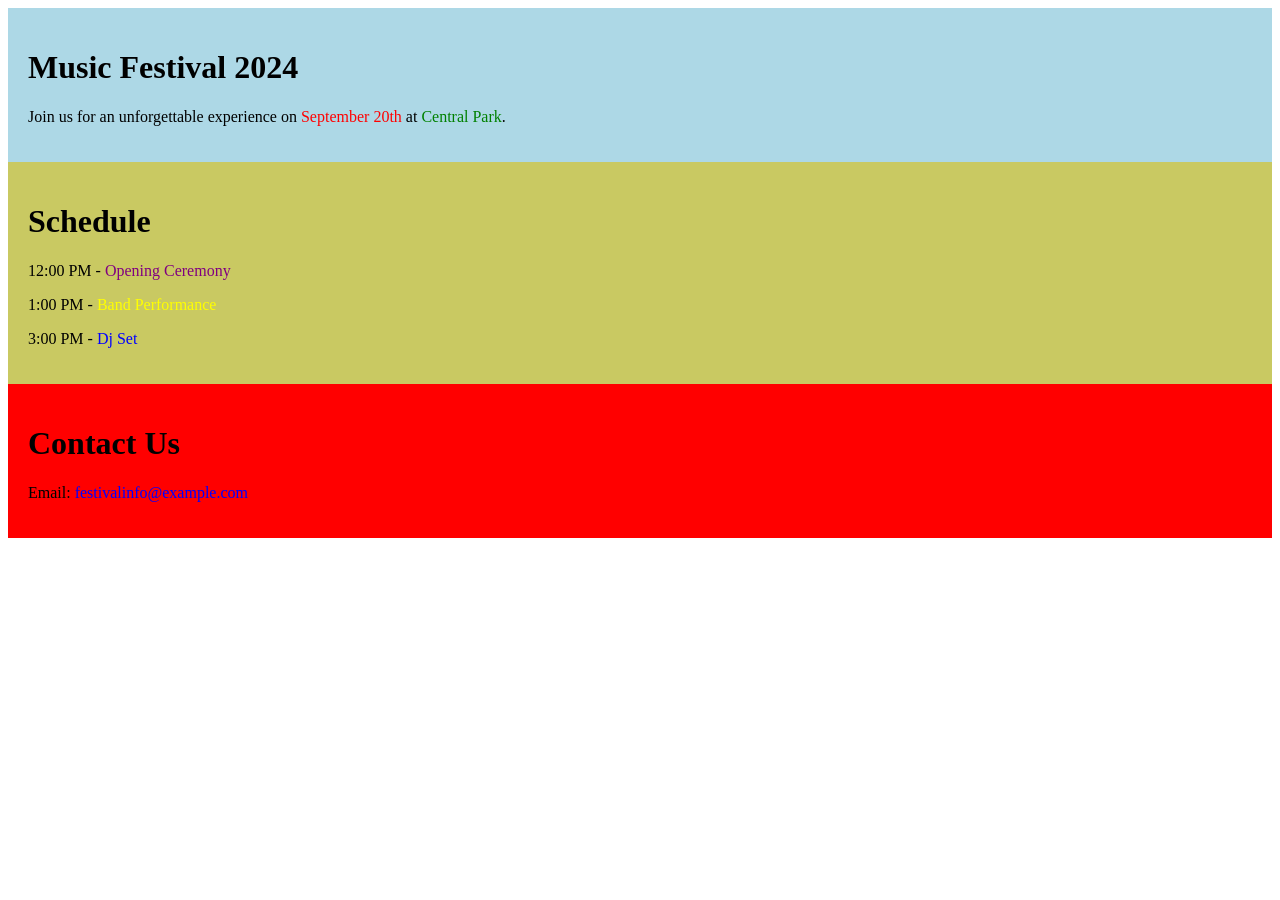
<file: lessonns/Lesson3.html>
<!DOCTYPE html>
<html lang="en">
<head>
    <meta charset="UTF-8">
    <meta name="viewport" content="width=device-width, initial-scale=1.0">
    <title>Lesson3</title>
</head>
<body>
    <div span style="background-color: lightblue; padding: 20px;">
        <h1>Music Festival 2024</h1>
        <p>Join us for an unforgettable experience on <span style="color: red;">September 20th</span> at <span style="color: green;">Central Park</span>.</p>
    </div>
    <div span style="background-color: rgb(201, 201, 98); padding: 20px;">
        <h1> Schedule</h1>
        <p>12:00 PM - <span style="color: Purple;">Opening Ceremony</span></p>
        <p>1:00 PM - <span style="color: Yellow;">Band Performance</span></p>
        <p>3:00 PM - <span style="color: Blue;">Dj Set</span></p>
    </div>
    <div span style="background-color: Red; padding: 20px;">
        <h1>Contact Us</h1>
        <p>Email: <span style="color: blue;">festivalinfo@example.com</span></p>
    </div>

</body>
</html>
</file>
<file: styles.css>
* {
  box-sizing: border-box;
  font-family: "Mont";
}

@font-face {
  font-family: Mont;
  src: url('mont/Mont-HeavyDEMO.ttf.otf');
}
.header {
  background-color: #313540;
  padding: 30px;
  text-align: center;
  font-family: 'Mont', sans-serif;
  font-size: 48px; 
}

.nav-bar {
  overflow: hidden;
}

.nav-bar .icon {
  display: none;
  margin-left: auto;
  align-self: center;
}

.icon .fa-bars {
  color: white;
  font-size: 50px;
}

.Logo {
  height: auto;
  width: 100px;
}

.nav-bar ul {
  list-style-type: none;
  margin: 0;
  padding: 0 20px;
  overflow: hidden;
  background-color: #313540;
  width: 100%;
  display: flex;
  align-items: center;
  text-decoration: none;
}

a.nav {
  padding: 40px 40px;
}

.nav:hover {
  background-color: #111111;
  color:#f1f1f1;
  text-decoration: none;
}

.nav-bar ul a {
  display: block;
  color: white;
  text-align: center;
  font-size: 23px;
  border-radius: 30px;
  text-decoration: none;
  padding: 20px 20px;
}

.body-img {
  display: flex;
  width: 100%;
  height: auto;
}

.column {
  float: left;
  width: 33.3%;
  padding: 5px;
  position: relative;
}

.overlay {
  position: absolute;
  bottom: 0;
  background: rgba(0, 0, 0);
  background: rgba(0, 0, 0, 0.5);
  color: #f1f1f1;
  width: 98%;
  transition: .5s ease;
  opacity: 0;
  color: white;
  font-size: 20px;
  padding: 20px;
  text-align: center;
}

.column:hover .overlay {
  opacity: 1;
}

.row::after {
  content: "";
  clear: both;
  display: table;
}


.opcolumn {
  float: left;
  width: 24.8%;
  padding: 5px;
  position: relative;
}

.oprow::after {
  content: "";
  clear: both;
  display: table;
}

.news h1 {
  text-align: center;
}

.media h1 {
  text-align: center;
}

.recentoperators h1 {
  text-align: center;
}

.recentop {
  display: flex;
  margin: 20px;
  gap: 20px;
}

.footer {
  background-color: #111111;
  text-align: center;
  padding: 40px 40px;
  display: flex;
  gap: 20px;
  font-size: 20px;
}

.footer ul{
  width: 100%;
}

.form {
  display: block;
  color: #000000;
  font-size: 20px;
  max-width: 400px;
  text-align: left !important;
  align-items: left;
}

textarea{
  resize: vertical;
}

.about_us {
  padding: 30px;
}

.Contact_us {
  color: #f1f1f1;
  background-color: #313540;
  padding: 60px 20px;
  width: 100%;
}

.Contact_us form {
  display: flex;
  justify-content: center;
  flex-direction: column;
  width: 100%;
  max-width: 600px;
}

.Contact_us button {
  align-items: center;
  color:#ffffff;
  background-color: #313540;
  text-align: center;
}

.Contact_us label {
  display: block; 
  width: 100%;
  text-align: left;
  color: #f1f1f1;
  font-size: 22px;
  margin-bottom: 25px;
}

.Contact_us input,
.Contact_us textarea {
    -webkit-text-fill-color: #313540 !important;
}

.btn-send {
  color:#311111;
  background-color: #f1f1f1;
  padding: 5px;
  text-align: center;
}

.links a {
  color: #f1f1f1;
  padding: 20px;
  text-decoration: none;
}

.links :hover {
  color: #f1f1f1;
}

.icons a {
  color:#f1f1f1;
  padding: 10px;
}

.copyright {
  color: #f1f1f1;
  padding-top: 10px;
  text-align: center;
  bottom: 0;
  font-size: 15px;
}

.operators {
  background-color: #313540;
  width: 100%;
  padding: 40px;
  text-align: center;
}

.attackers, .defenders {
  display: flex;
  flex-wrap: wrap;
  width: 100%;
  justify-content: center;
  align-items: center;
  padding: 10px;
  transition: opacity 0.4s ease; 
  opacity: 1;
}

.fade-out {
  opacity: 0;
  visibility: hidden;
  height: 0;
  padding: 0;
  overflow: hidden;
}

.hidden {
  display: none !important;
}

.fade-out-state {
  opacity: 0 !important;
}

.attackers img, .defenders img {
  width: 10%;
  height: auto;
  padding: 10px;
  box-sizing: border-box;
  object-fit: cover;
}


.btn-attackers, .btn-defenders, .btn-arrows {
  background-color: #313540;
  color: #f1f1f1;
  border: none;
  padding: 20px 40px;
  font-size: 40px;
  cursor: pointer;
}

.livestreams {
  text-align: center;
  padding: 20px;
  display: flex;
  flex-direction: column;
  gap: 10px;
  color:#111111;
}

.videos {
  padding: 20px;
}

.how-to-play {
  text-align: center;
  padding: 20px;
  color:#111111;
}

.maps {
  display: flex;
  flex-wrap: wrap;
  width: 100%;
  justify-content: center;
  align-items: center;
  padding: 10px;
}

/* When the screen is less than 900 pixels wide it hides the links in 
the nav bar and shows a hamburger menu icon instead */
@media screen and (max-width: 900px) {
  .nav-bar ul a:not(:first-child) {
    display: none;
  }
  
  .nav-bar .icon {
    display: block !important; 
  }

}

@media screen and (max-width: 900px) {
  .nav-bar.responsive {
    position: relative;
    float:none;
    display: block;
  }

  .nav-bar.responsive ul {
    flex-direction: column;
    align-items: stretch;
    padding-top: 80px;
  }

  .nav-bar.responsive ul a {
    display: block;
    text-align: left;
    width: 100%;
  }

  .nav-bar.responsive img {
    display: none;
  }

  .nav-bar.responsive .icon {
    position: absolute;
    right: 0;
    top: 0;
  }
  .links {
    display: flex;
    flex-direction: column;
    font-size: 15px;
    text-align: left;
  }
  
  .copyright {
    text-align: center;
  }
}
/* Responsive layout of the news section: makes the images stack on top of each other */
@media screen and (max-width: 500px) {
  .column {
    width: 100%;
  }
  
  .opcolumn {
    width: 100%;
  }
  
  .attackers img, .defenders img {
    width: 30%;
    padding: 1%;
  }

  .operators {
    padding: 5px;
  }
}
</file>
